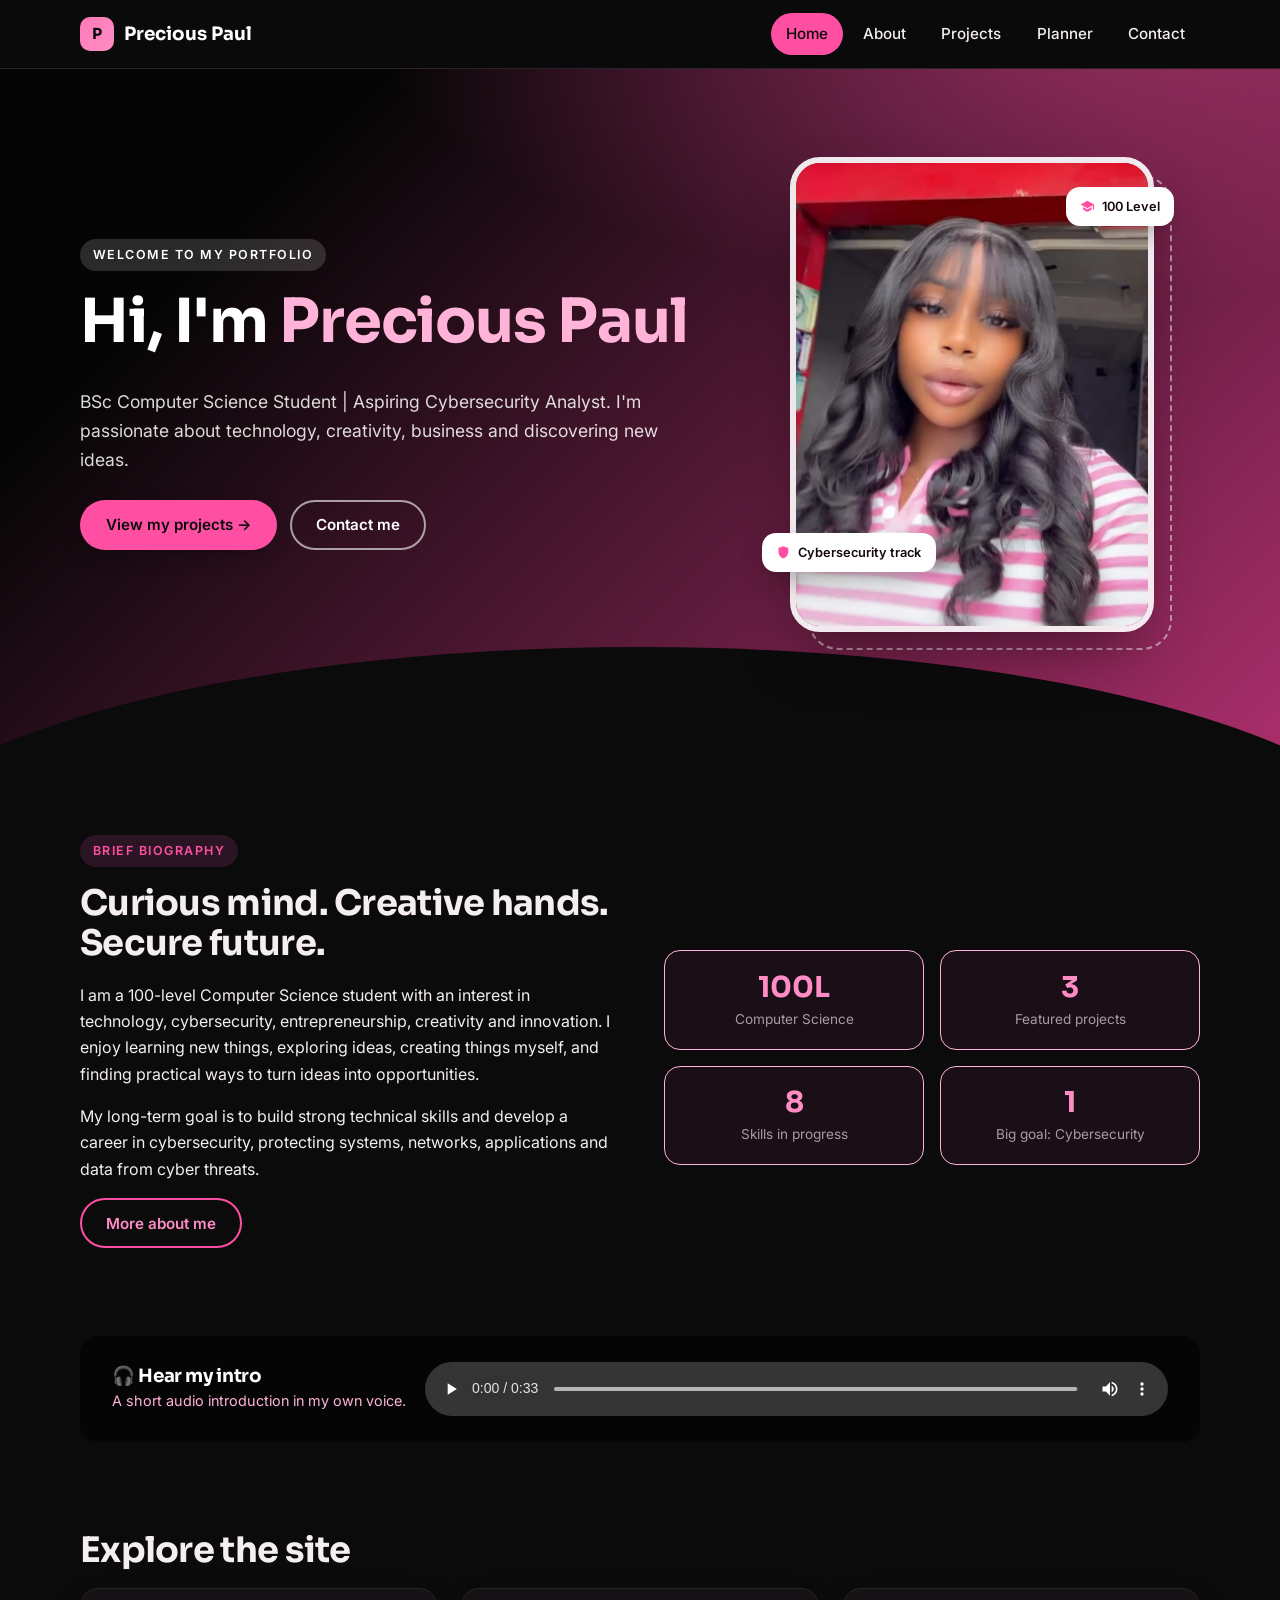
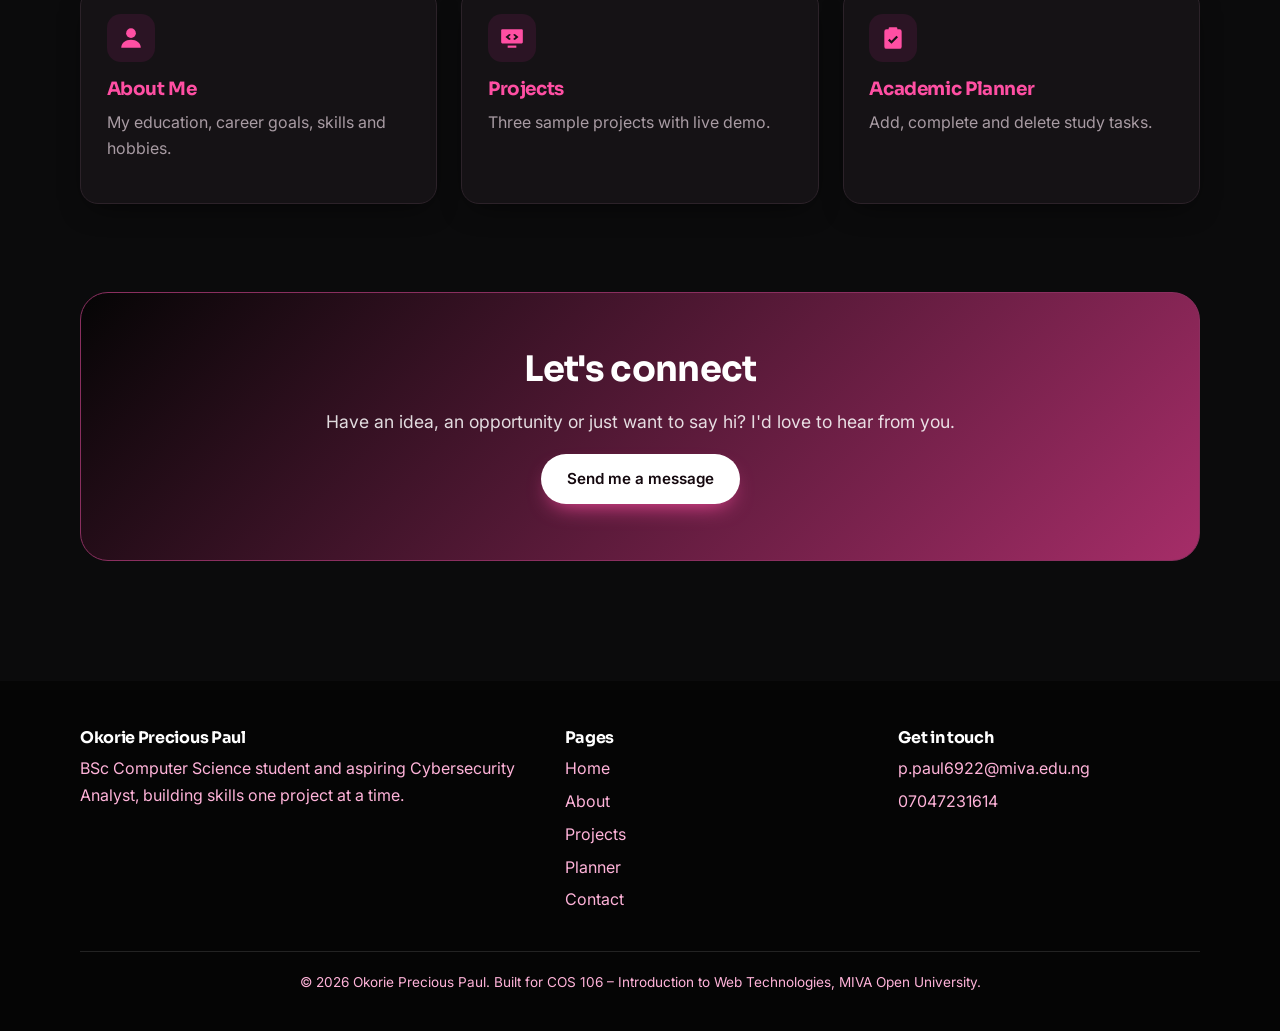
<file: index.html>
<!DOCTYPE html>
<html lang="en">
<head>
  <meta charset="UTF-8">
  <meta name="viewport" content="width=device-width, initial-scale=1.0">
  <meta name="description" content="Portfolio of Precious Paul, BSc Computer Science student and aspiring Cybersecurity Analyst.">
  <meta name="theme-color" content="#ff4fa3">
  <title>Home | Precious Paul</title>
  <link rel="preconnect" href="https://fonts.googleapis.com">
  <link rel="preconnect" href="https://fonts.gstatic.com" crossorigin>
  <link href="https://fonts.googleapis.com/css2?family=Inter:wght@400;500;600&family=Sora:wght@600;700&display=swap" rel="stylesheet">
  <link rel="stylesheet" href="css/style.css">
</head>
<body>
  <a class="skip-link" href="#main">Skip to content</a>
  <header class="site-header">
    <nav class="container nav" aria-label="Main navigation">
      <a class="brand" href="index.html"><span class="brand-mark">P</span> Precious Paul</a>
      <button class="menu-toggle" aria-label="Toggle menu" aria-expanded="false">☰</button>
      <ul class="nav-links">
          <li><a href="index.html" aria-current="page">Home</a></li>
          <li><a href="about.html">About</a></li>
          <li><a href="projects.html">Projects</a></li>
          <li><a href="planner.html">Planner</a></li>
          <li><a href="contact.html">Contact</a></li>
      </ul>
    </nav>
  </header>

  <main id="main">
    <section class="hero" aria-labelledby="hero-title">
      <div class="container hero-grid">
        <div>
          <span class="eyebrow">Welcome to my portfolio</span>
          <h1 id="hero-title">Hi, I'm <span>Precious Paul</span></h1>
          <p class="lead">BSc Computer Science Student | Aspiring Cybersecurity Analyst. I'm passionate about technology, creativity, business and discovering new ideas.</p>
          <div class="hero-actions">
            <a class="btn btn-primary" href="projects.html">View my projects →</a>
            <a class="btn btn-ghost" href="contact.html">Contact me</a>
          </div>
        </div>
        <figure class="portrait" style="margin:0">
          <img src="images/precious.jpg" alt="Portrait of Precious Paul smiling in a pink striped top" width="380" height="475">
          <span class="badge b1"><svg class="ico" viewBox="0 0 24 24" fill="currentColor" aria-hidden="true"><path d="M12 2 4 5v6c0 5 3.4 9.4 8 11 4.6-1.6 8-6 8-11V5z"/></svg>Cybersecurity track</span>
          <span class="badge b2"><svg class="ico" viewBox="0 0 24 24" fill="currentColor" aria-hidden="true"><path d="M12 3 1 9l11 6 9-4.9V17h2V9z"/><path d="M5 13.2v4L12 21l7-3.8v-4L12 17z"/></svg>100 Level</span>
        </figure>
      </div>
    </section>

    <section class="section" aria-labelledby="bio-title">
      <div class="container split reveal">
        <div>
          <span class="eyebrow">Brief biography</span>
          <h2 id="bio-title">Curious mind. Creative hands. Secure future.</h2>
          <p>I am a 100-level Computer Science student with an interest in technology, cybersecurity, entrepreneurship, creativity and innovation. I enjoy learning new things, exploring ideas, creating things myself, and finding practical ways to turn ideas into opportunities.</p>
          <p>My long-term goal is to build strong technical skills and develop a career in cybersecurity, protecting systems, networks, applications and data from cyber threats.</p>
          <a class="btn btn-ghost" href="about.html">More about me</a>
        </div>
        <div>
          <div class="stats">
            <div class="stat"><strong>100L</strong><span>Computer Science</span></div>
            <div class="stat"><strong>3</strong><span>Featured projects</span></div>
            <div class="stat"><strong>8</strong><span>Skills in progress</span></div>
            <div class="stat"><strong>1</strong><span>Big goal: Cybersecurity</span></div>
          </div>
        </div>
      </div>
    </section>

    <section class="section" style="padding-top:0" aria-labelledby="intro-title">
      <div class="container reveal">
        <div class="audio-card">
          <div>
            <h3 id="intro-title">🎧 Hear my intro</h3>
            <p>A short audio introduction in my own voice.</p>
          </div>
          <audio controls preload="metadata">
            <source src="audio/my_intro.mp3" type="audio/mpeg">
            <source src="audio/my_intro.ogg" type="audio/ogg; codecs=opus">
            Your browser does not support the audio element.
          </audio>
        </div>
      </div>
    </section>

    <section class="section" style="padding-top:0" aria-labelledby="explore-title">
      <div class="container">
        <h2 id="explore-title" class="reveal">Explore the site</h2>
        <div class="grid grid-3">
          <a class="card reveal" href="about.html"><div class="icon-box"><svg viewBox="0 0 24 24" width="26" height="26" fill="currentColor" aria-hidden="true"><circle cx="12" cy="7.5" r="4.5"/><path d="M3 21c0-4.6 4-7.5 9-7.5s9 2.9 9 7.5z"/></svg></div><h3>About Me</h3><p>My education, career goals, skills and hobbies.</p></a>
          <a class="card reveal" href="projects.html"><div class="icon-box"><svg viewBox="0 0 24 24" width="26" height="26" fill="currentColor" aria-hidden="true"><path d="M3 4h18a1 1 0 0 1 1 1v11a1 1 0 0 1-1 1H3a1 1 0 0 1-1-1V5a1 1 0 0 1 1-1zm0 0"/><path d="M8 19h8v2H8z"/><path fill="#1a0f16" d="M9.4 8.2 11 9.1 8.6 11l2.4 1.9-1.6.9L6 11zm5.2 0L18 11l-3.4 2.8-1.6-.9 2.4-1.9L13 9.1z"/></svg></div><h3>Projects</h3><p>Three sample projects with live demo.</p></a>
          <a class="card reveal" href="planner.html"><div class="icon-box"><svg viewBox="0 0 24 24" width="26" height="26" fill="currentColor" aria-hidden="true"><path d="M9 2h6a1 1 0 0 1 1 1v1h2a2 2 0 0 1 2 2v14a2 2 0 0 1-2 2H6a2 2 0 0 1-2-2V6a2 2 0 0 1 2-2h2V3a1 1 0 0 1 1-1z"/><path fill="#1a0f16" d="M10.6 17.4 7.4 14.2l1.4-1.4 1.8 1.8 4.6-4.6 1.4 1.4z"/></svg></div><h3>Academic Planner</h3><p>Add, complete and delete study tasks.</p></a>
        </div>
      </div>
    </section>

    <section class="section" style="padding-top:0">
      <div class="container">
        <div class="cta reveal">
          <h2>Let's connect</h2>
          <p class="lead">Have an idea, an opportunity or just want to say hi? I'd love to hear from you.</p>
          <a class="btn btn-primary" href="contact.html">Send me a message</a>
        </div>
      </div>
    </section>
  </main>

  <footer class="site-footer">
    <div class="container">
      <div class="footer-grid">
        <div>
          <h3>Okorie Precious Paul</h3>
          <p>BSc Computer Science student and aspiring Cybersecurity Analyst, building skills one project at a time.</p>
        </div>
        <nav aria-label="Footer navigation">
          <h3>Pages</h3>
          <ul>
            <li><a href="index.html">Home</a></li>
            <li><a href="about.html">About</a></li>
            <li><a href="projects.html">Projects</a></li>
            <li><a href="planner.html">Planner</a></li>
            <li><a href="contact.html">Contact</a></li>
          </ul>
        </nav>
        <div>
          <h3>Get in touch</h3>
          <ul>
            <li><a href="mailto:p.paul6922@miva.edu.ng">p.paul6922@miva.edu.ng</a></li>
            <li><a href="tel:+2347047231614">07047231614</a></li>
          </ul>
        </div>
      </div>
      <p class="copyright">© <span data-year>2026</span> Okorie Precious Paul. Built for COS 106 – Introduction to Web Technologies, MIVA Open University.</p>
    </div>
  </footer>
  <script src="js/main.js"></script>
</body>
</html>
</file>
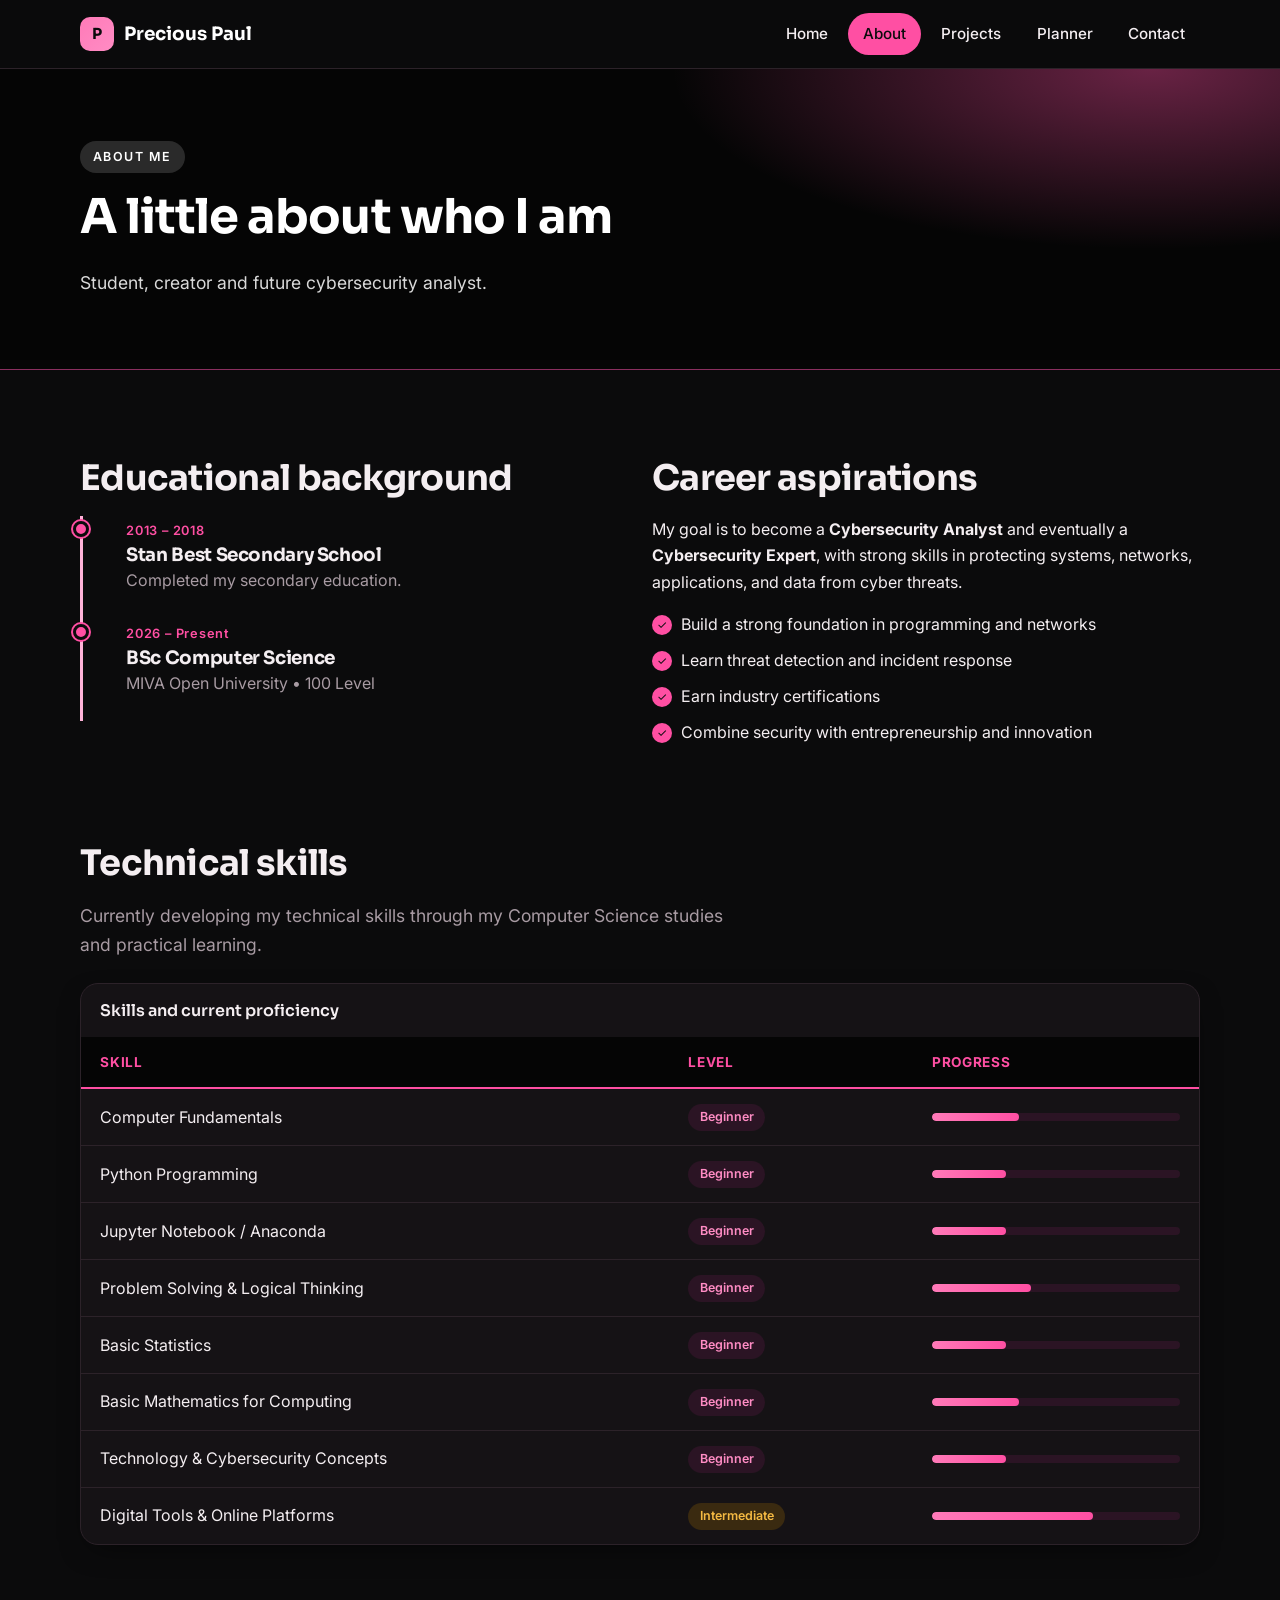
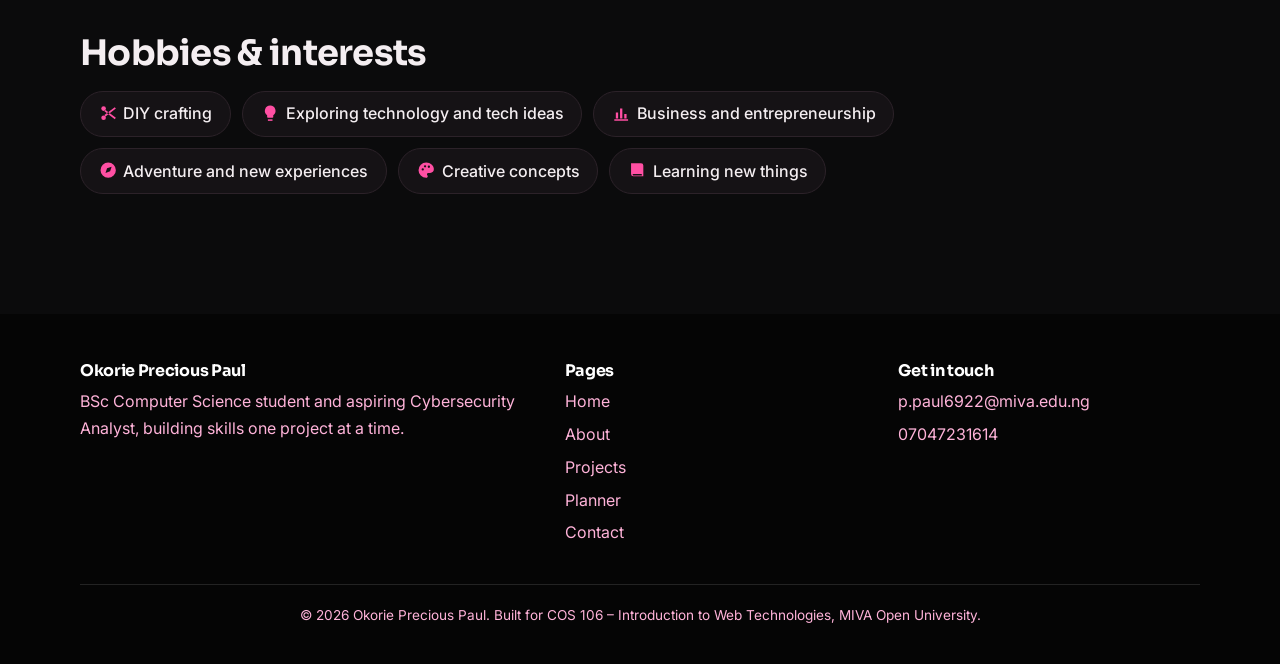
<file: about.html>
<!DOCTYPE html>
<html lang="en">
<head>
  <meta charset="UTF-8">
  <meta name="viewport" content="width=device-width, initial-scale=1.0">
  <meta name="description" content="Education, career goals, skills and hobbies of Precious Paul.">
  <meta name="theme-color" content="#ff4fa3">
  <title>About Me | Precious Paul</title>
  <link rel="preconnect" href="https://fonts.googleapis.com">
  <link rel="preconnect" href="https://fonts.gstatic.com" crossorigin>
  <link href="https://fonts.googleapis.com/css2?family=Inter:wght@400;500;600&family=Sora:wght@600;700&display=swap" rel="stylesheet">
  <link rel="stylesheet" href="css/style.css">
</head>
<body>
  <a class="skip-link" href="#main">Skip to content</a>
  <header class="site-header">
    <nav class="container nav" aria-label="Main navigation">
      <a class="brand" href="index.html"><span class="brand-mark">P</span> Precious Paul</a>
      <button class="menu-toggle" aria-label="Toggle menu" aria-expanded="false">☰</button>
      <ul class="nav-links">
          <li><a href="index.html">Home</a></li>
          <li><a href="about.html" aria-current="page">About</a></li>
          <li><a href="projects.html">Projects</a></li>
          <li><a href="planner.html">Planner</a></li>
          <li><a href="contact.html">Contact</a></li>
      </ul>
    </nav>
  </header>

  <main id="main">
    <section class="page-hero">
      <div class="container">
        <span class="eyebrow">About me</span>
        <h1>A little about who I am</h1>
        <p class="lead">Student, creator and future cybersecurity analyst.</p>
      </div>
    </section>

    <section class="section" aria-labelledby="edu-title">
      <div class="container grid grid-2" style="align-items:start">
        <div class="reveal">
          <h2 id="edu-title">Educational background</h2>
          <ol class="timeline">
            <li><time datetime="2013/2018">2013 – 2018</time><h3>Stan Best Secondary School</h3><p>Completed my secondary education.</p></li>
            <li><time datetime="2026">2026 – Present</time><h3>BSc Computer Science</h3><p>MIVA Open University • 100 Level</p></li>
          </ol>
        </div>
        <div class="reveal">
          <h2>Career aspirations</h2>
          <p>My goal is to become a <strong>Cybersecurity Analyst</strong> and eventually a <strong>Cybersecurity Expert</strong>, with strong skills in protecting systems, networks, applications, and data from cyber threats.</p>
          <ul class="check-list">
            <li>Build a strong foundation in programming and networks</li>
            <li>Learn threat detection and incident response</li>
            <li>Earn industry certifications</li>
            <li>Combine security with entrepreneurship and innovation</li>
          </ul>
        </div>
      </div>
    </section>

    <section class="section" style="padding-top:0" aria-labelledby="skills-title">
      <div class="container reveal">
        <h2 id="skills-title">Technical skills</h2>
        <p class="lead" style="margin-bottom:1.5rem">Currently developing my technical skills through my Computer Science studies and practical learning.</p>
        <div class="table-wrap">
          <table>
            <caption>Skills and current proficiency</caption>
            <thead><tr><th scope="col">Skill</th><th scope="col">Level</th><th scope="col">Progress</th></tr></thead>
            <tbody>
            <tr><td>Computer Fundamentals</td><td><span class="level beginner">Beginner</span></td><td><div class="bar" role="img" aria-label="Computer Fundamentals: Beginner"><i data-level="35"></i></div></td></tr>
            <tr><td>Python Programming</td><td><span class="level beginner">Beginner</span></td><td><div class="bar" role="img" aria-label="Python Programming: Beginner"><i data-level="30"></i></div></td></tr>
            <tr><td>Jupyter Notebook / Anaconda</td><td><span class="level beginner">Beginner</span></td><td><div class="bar" role="img" aria-label="Jupyter Notebook / Anaconda: Beginner"><i data-level="30"></i></div></td></tr>
            <tr><td>Problem Solving & Logical Thinking</td><td><span class="level beginner">Beginner</span></td><td><div class="bar" role="img" aria-label="Problem Solving & Logical Thinking: Beginner"><i data-level="40"></i></div></td></tr>
            <tr><td>Basic Statistics</td><td><span class="level beginner">Beginner</span></td><td><div class="bar" role="img" aria-label="Basic Statistics: Beginner"><i data-level="30"></i></div></td></tr>
            <tr><td>Basic Mathematics for Computing</td><td><span class="level beginner">Beginner</span></td><td><div class="bar" role="img" aria-label="Basic Mathematics for Computing: Beginner"><i data-level="35"></i></div></td></tr>
            <tr><td>Technology & Cybersecurity Concepts</td><td><span class="level beginner">Beginner</span></td><td><div class="bar" role="img" aria-label="Technology & Cybersecurity Concepts: Beginner"><i data-level="30"></i></div></td></tr>
            <tr><td>Digital Tools & Online Platforms</td><td><span class="level intermediate">Intermediate</span></td><td><div class="bar" role="img" aria-label="Digital Tools & Online Platforms: Intermediate"><i data-level="65"></i></div></td></tr>
            </tbody>
          </table>
        </div>
      </div>
    </section>

    <section class="section" style="padding-top:0" aria-labelledby="hobby-title">
      <div class="container reveal">
        <h2 id="hobby-title">Hobbies &amp; interests</h2>
        <ul class="chips">
          <li><svg class="ico" viewBox="0 0 24 24" fill="currentColor" aria-hidden="true"><circle cx="6" cy="6" r="3"/><circle cx="6" cy="18" r="3"/><path d="M8.5 7.8 22 18l-1.4 1.8L7 9.6zM8.5 16.2 22 6l-1.4-1.8L7 14.4z"/></svg>DIY crafting</li><li><svg class="ico" viewBox="0 0 24 24" fill="currentColor" aria-hidden="true"><path d="M12 2a7 7 0 0 0-4 12.7V17a1 1 0 0 0 1 1h6a1 1 0 0 0 1-1v-2.3A7 7 0 0 0 12 2z"/><path d="M9 20h6v2H9z"/></svg>Exploring technology and tech ideas</li><li><svg class="ico" viewBox="0 0 24 24" fill="currentColor" aria-hidden="true"><path d="M3 20h18v2H3zM5 11h3v8H5zM10.5 6h3v13h-3zM16 13h3v6h-3z"/></svg>Business and entrepreneurship</li>
          <li><svg class="ico" viewBox="0 0 24 24" fill="currentColor" aria-hidden="true"><path fill-rule="evenodd" d="M12 2a10 10 0 1 0 0 20 10 10 0 0 0 0-20zm4.5 5.5-2 6-6 2 2-6z"/></svg>Adventure and new experiences</li><li><svg class="ico" viewBox="0 0 24 24" fill="currentColor" aria-hidden="true"><path d="M12 2a10 10 0 0 0 0 20c1.4 0 2-1 2-2 0-.6-.3-1.1-.6-1.5-.3-.4-.4-.8-.4-1.2 0-1 .8-1.8 1.8-1.8H17a5 5 0 0 0 5-5C22 6 17.5 2 12 2z"/><circle fill="#1a0f16" cx="7.5" cy="11" r="1.5"/><circle fill="#1a0f16" cx="10.5" cy="7" r="1.5"/><circle fill="#1a0f16" cx="15.5" cy="7.5" r="1.5"/></svg>Creative concepts</li><li><svg class="ico" viewBox="0 0 24 24" fill="currentColor" aria-hidden="true"><path d="M4 3h13a3 3 0 0 1 3 3v14H7a3 3 0 0 1-3-3zm3 14a1 1 0 0 0 0 2h11v-2z"/></svg>Learning new things</li>
        </ul>
      </div>
    </section>
  </main>

  <footer class="site-footer">
    <div class="container">
      <div class="footer-grid">
        <div>
          <h3>Okorie Precious Paul</h3>
          <p>BSc Computer Science student and aspiring Cybersecurity Analyst, building skills one project at a time.</p>
        </div>
        <nav aria-label="Footer navigation">
          <h3>Pages</h3>
          <ul>
            <li><a href="index.html">Home</a></li>
            <li><a href="about.html">About</a></li>
            <li><a href="projects.html">Projects</a></li>
            <li><a href="planner.html">Planner</a></li>
            <li><a href="contact.html">Contact</a></li>
          </ul>
        </nav>
        <div>
          <h3>Get in touch</h3>
          <ul>
            <li><a href="mailto:p.paul6922@miva.edu.ng">p.paul6922@miva.edu.ng</a></li>
            <li><a href="tel:+2347047231614">07047231614</a></li>
          </ul>
        </div>
      </div>
      <p class="copyright">© <span data-year>2026</span> Okorie Precious Paul. Built for COS 106 – Introduction to Web Technologies, MIVA Open University.</p>
    </div>
  </footer>
  <script src="js/main.js"></script>
</body>
</html>
</file>
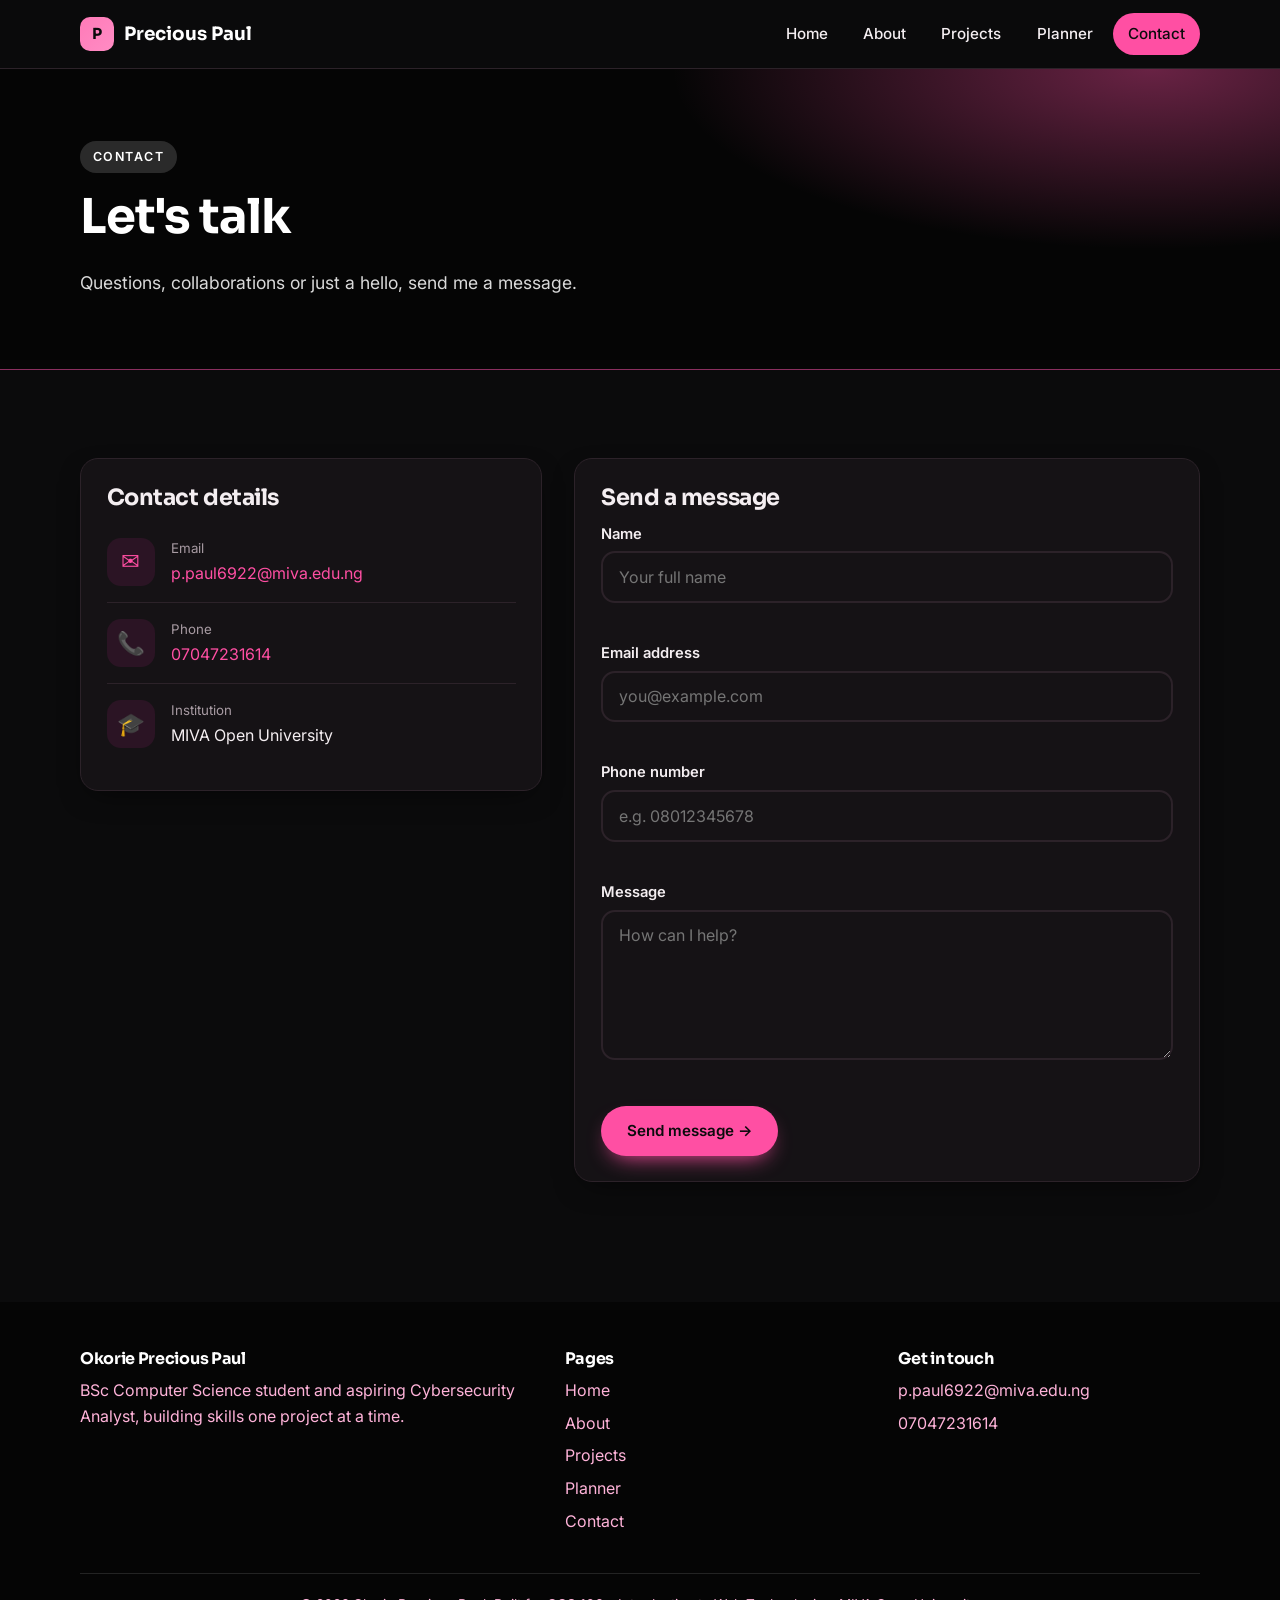
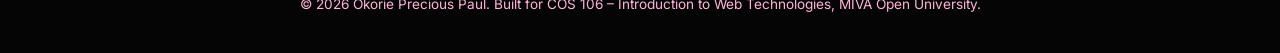
<file: contact.html>
<!DOCTYPE html>
<html lang="en">
<head>
  <meta charset="UTF-8">
  <meta name="viewport" content="width=device-width, initial-scale=1.0">
  <meta name="description" content="Contact Precious Paul.">
  <meta name="theme-color" content="#ff4fa3">
  <title>Contact | Precious Paul</title>
  <link rel="preconnect" href="https://fonts.googleapis.com">
  <link rel="preconnect" href="https://fonts.gstatic.com" crossorigin>
  <link href="https://fonts.googleapis.com/css2?family=Inter:wght@400;500;600&family=Sora:wght@600;700&display=swap" rel="stylesheet">
  <link rel="stylesheet" href="css/style.css">
</head>
<body>
  <a class="skip-link" href="#main">Skip to content</a>
  <header class="site-header">
    <nav class="container nav" aria-label="Main navigation">
      <a class="brand" href="index.html"><span class="brand-mark">P</span> Precious Paul</a>
      <button class="menu-toggle" aria-label="Toggle menu" aria-expanded="false">☰</button>
      <ul class="nav-links">
          <li><a href="index.html">Home</a></li>
          <li><a href="about.html">About</a></li>
          <li><a href="projects.html">Projects</a></li>
          <li><a href="planner.html">Planner</a></li>
          <li><a href="contact.html" aria-current="page">Contact</a></li>
      </ul>
    </nav>
  </header>

  <main id="main">
    <section class="page-hero">
      <div class="container">
        <span class="eyebrow">Contact</span>
        <h1>Let's talk</h1>
        <p class="lead">Questions, collaborations or just a hello, send me a message.</p>
      </div>
    </section>

    <section class="section">
      <div class="container contact-grid">
        <aside class="card reveal" aria-label="Contact details">
          <h2 style="font-size:1.4rem">Contact details</h2>
          <ul class="contact-list">
            <li><span class="icon-box">✉️</span><div><small>Email</small><a href="mailto:p.paul6922@miva.edu.ng">p.paul6922@miva.edu.ng</a></div></li>
            <li><span class="icon-box">📞</span><div><small>Phone</small><a href="tel:+2347047231614">07047231614</a></div></li>
            <li><span class="icon-box">🎓</span><div><small>Institution</small>MIVA Open University</div></li>
          </ul>
        </aside>

        <form id="contact-form" class="card reveal" novalidate>
          <h2 style="font-size:1.4rem">Send a message</h2>
          <div class="field">
            <label for="name">Name</label>
            <input type="text" id="name" name="name" autocomplete="name" placeholder="Your full name">
            <p class="error" aria-live="polite"></p>
          </div>
          <div class="field">
            <label for="email">Email address</label>
            <input type="email" id="email" name="email" autocomplete="email" placeholder="you@example.com">
            <p class="error" aria-live="polite"></p>
          </div>
          <div class="field">
            <label for="phone">Phone number</label>
            <input type="tel" id="phone" name="phone" autocomplete="tel" inputmode="numeric" placeholder="e.g. 08012345678">
            <p class="error" aria-live="polite"></p>
          </div>
          <div class="field">
            <label for="message">Message</label>
            <textarea id="message" name="message" placeholder="How can I help?"></textarea>
            <p class="error" aria-live="polite"></p>
          </div>
          <button class="btn btn-primary" type="submit">Send message →</button>
          <p id="form-status" class="form-status" role="status"></p>
        </form>
      </div>
    </section>
  </main>

  <footer class="site-footer">
    <div class="container">
      <div class="footer-grid">
        <div>
          <h3>Okorie Precious Paul</h3>
          <p>BSc Computer Science student and aspiring Cybersecurity Analyst, building skills one project at a time.</p>
        </div>
        <nav aria-label="Footer navigation">
          <h3>Pages</h3>
          <ul>
            <li><a href="index.html">Home</a></li>
            <li><a href="about.html">About</a></li>
            <li><a href="projects.html">Projects</a></li>
            <li><a href="planner.html">Planner</a></li>
            <li><a href="contact.html">Contact</a></li>
          </ul>
        </nav>
        <div>
          <h3>Get in touch</h3>
          <ul>
            <li><a href="mailto:p.paul6922@miva.edu.ng">p.paul6922@miva.edu.ng</a></li>
            <li><a href="tel:+2347047231614">07047231614</a></li>
          </ul>
        </div>
      </div>
      <p class="copyright">© <span data-year>2026</span> Okorie Precious Paul. Built for COS 106 – Introduction to Web Technologies, MIVA Open University.</p>
    </div>
  </footer>
  <script src="js/main.js"></script>
  <script src="js/contact.js"></script>
</body>
</html>
</file>
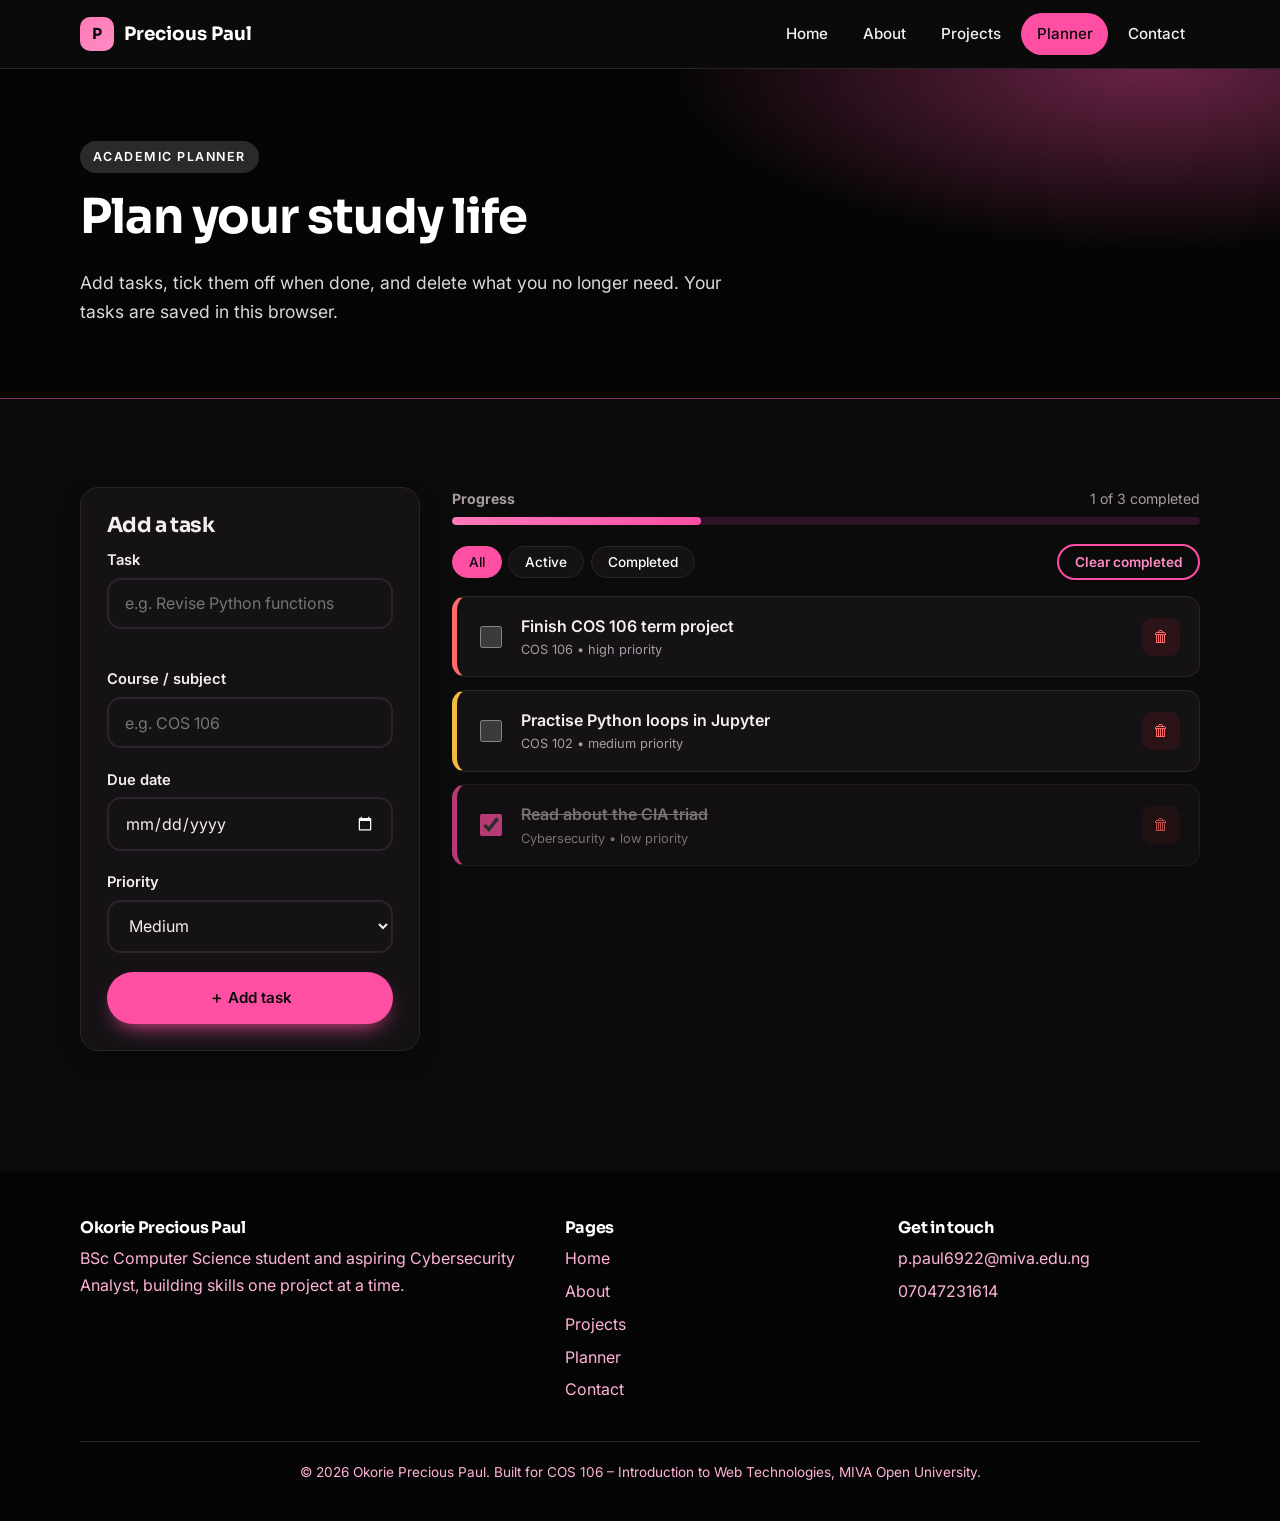
<file: planner.html>
<!DOCTYPE html>
<html lang="en">
<head>
  <meta charset="UTF-8">
  <meta name="viewport" content="width=device-width, initial-scale=1.0">
  <meta name="description" content="Interactive academic task planner.">
  <meta name="theme-color" content="#ff4fa3">
  <title>Academic Planner | Precious Paul</title>
  <link rel="preconnect" href="https://fonts.googleapis.com">
  <link rel="preconnect" href="https://fonts.gstatic.com" crossorigin>
  <link href="https://fonts.googleapis.com/css2?family=Inter:wght@400;500;600&family=Sora:wght@600;700&display=swap" rel="stylesheet">
  <link rel="stylesheet" href="css/style.css">
</head>
<body>
  <a class="skip-link" href="#main">Skip to content</a>
  <header class="site-header">
    <nav class="container nav" aria-label="Main navigation">
      <a class="brand" href="index.html"><span class="brand-mark">P</span> Precious Paul</a>
      <button class="menu-toggle" aria-label="Toggle menu" aria-expanded="false">☰</button>
      <ul class="nav-links">
          <li><a href="index.html">Home</a></li>
          <li><a href="about.html">About</a></li>
          <li><a href="projects.html">Projects</a></li>
          <li><a href="planner.html" aria-current="page">Planner</a></li>
          <li><a href="contact.html">Contact</a></li>
      </ul>
    </nav>
  </header>

  <main id="main">
    <section class="page-hero">
      <div class="container">
        <span class="eyebrow">Academic planner</span>
        <h1>Plan your study life</h1>
        <p class="lead">Add tasks, tick them off when done, and delete what you no longer need. Your tasks are saved in this browser.</p>
      </div>
    </section>

    <section class="section">
      <div class="container planner-grid">
        <form id="task-form" class="card planner-form" novalidate>
          <h2 style="font-size:1.3rem">Add a task</h2>
          <div class="field">
            <label for="task-title">Task</label>
            <input type="text" id="task-title" placeholder="e.g. Revise Python functions" maxlength="120">
            <p class="error" id="task-error" aria-live="polite"></p>
          </div>
          <div class="field">
            <label for="task-course">Course / subject</label>
            <input type="text" id="task-course" placeholder="e.g. COS 106" maxlength="40">
          </div>
          <div class="field">
            <label for="task-due">Due date</label>
            <input type="date" id="task-due">
          </div>
          <div class="field">
            <label for="task-priority">Priority</label>
            <select id="task-priority">
              <option value="low">Low</option>
              <option value="medium" selected>Medium</option>
              <option value="high">High</option>
            </select>
          </div>
          <button class="btn btn-primary" type="submit" style="width:100%;justify-content:center">＋ Add task</button>
        </form>

        <section aria-label="Your tasks">
          <div class="progress">
            <div class="progress-head"><strong>Progress</strong><span id="progress-count">0 of 0 completed</span></div>
            <div class="bar"><i id="progress-bar" style="width:0"></i></div>
          </div>
          <div class="planner-top">
            <div class="filters" role="group" aria-label="Filter tasks">
              <button type="button" data-filter="all" class="active">All</button>
              <button type="button" data-filter="active">Active</button>
              <button type="button" data-filter="done">Completed</button>
            </div>
            <button type="button" id="clear-done" class="btn btn-ghost btn-sm">Clear completed</button>
          </div>
          <ul id="task-list" class="task-list"></ul>
          <p id="empty" class="empty" hidden>🎉 Nothing here yet. Add a task to get started!</p>
        </section>
      </div>
    </section>
  </main>

  <footer class="site-footer">
    <div class="container">
      <div class="footer-grid">
        <div>
          <h3>Okorie Precious Paul</h3>
          <p>BSc Computer Science student and aspiring Cybersecurity Analyst, building skills one project at a time.</p>
        </div>
        <nav aria-label="Footer navigation">
          <h3>Pages</h3>
          <ul>
            <li><a href="index.html">Home</a></li>
            <li><a href="about.html">About</a></li>
            <li><a href="projects.html">Projects</a></li>
            <li><a href="planner.html">Planner</a></li>
            <li><a href="contact.html">Contact</a></li>
          </ul>
        </nav>
        <div>
          <h3>Get in touch</h3>
          <ul>
            <li><a href="mailto:p.paul6922@miva.edu.ng">p.paul6922@miva.edu.ng</a></li>
            <li><a href="tel:+2347047231614">07047231614</a></li>
          </ul>
        </div>
      </div>
      <p class="copyright">© <span data-year>2026</span> Okorie Precious Paul. Built for COS 106 – Introduction to Web Technologies, MIVA Open University.</p>
    </div>
  </footer>
  <script src="js/main.js"></script>
  <script src="js/planner.js"></script>
</body>
</html>
</file>
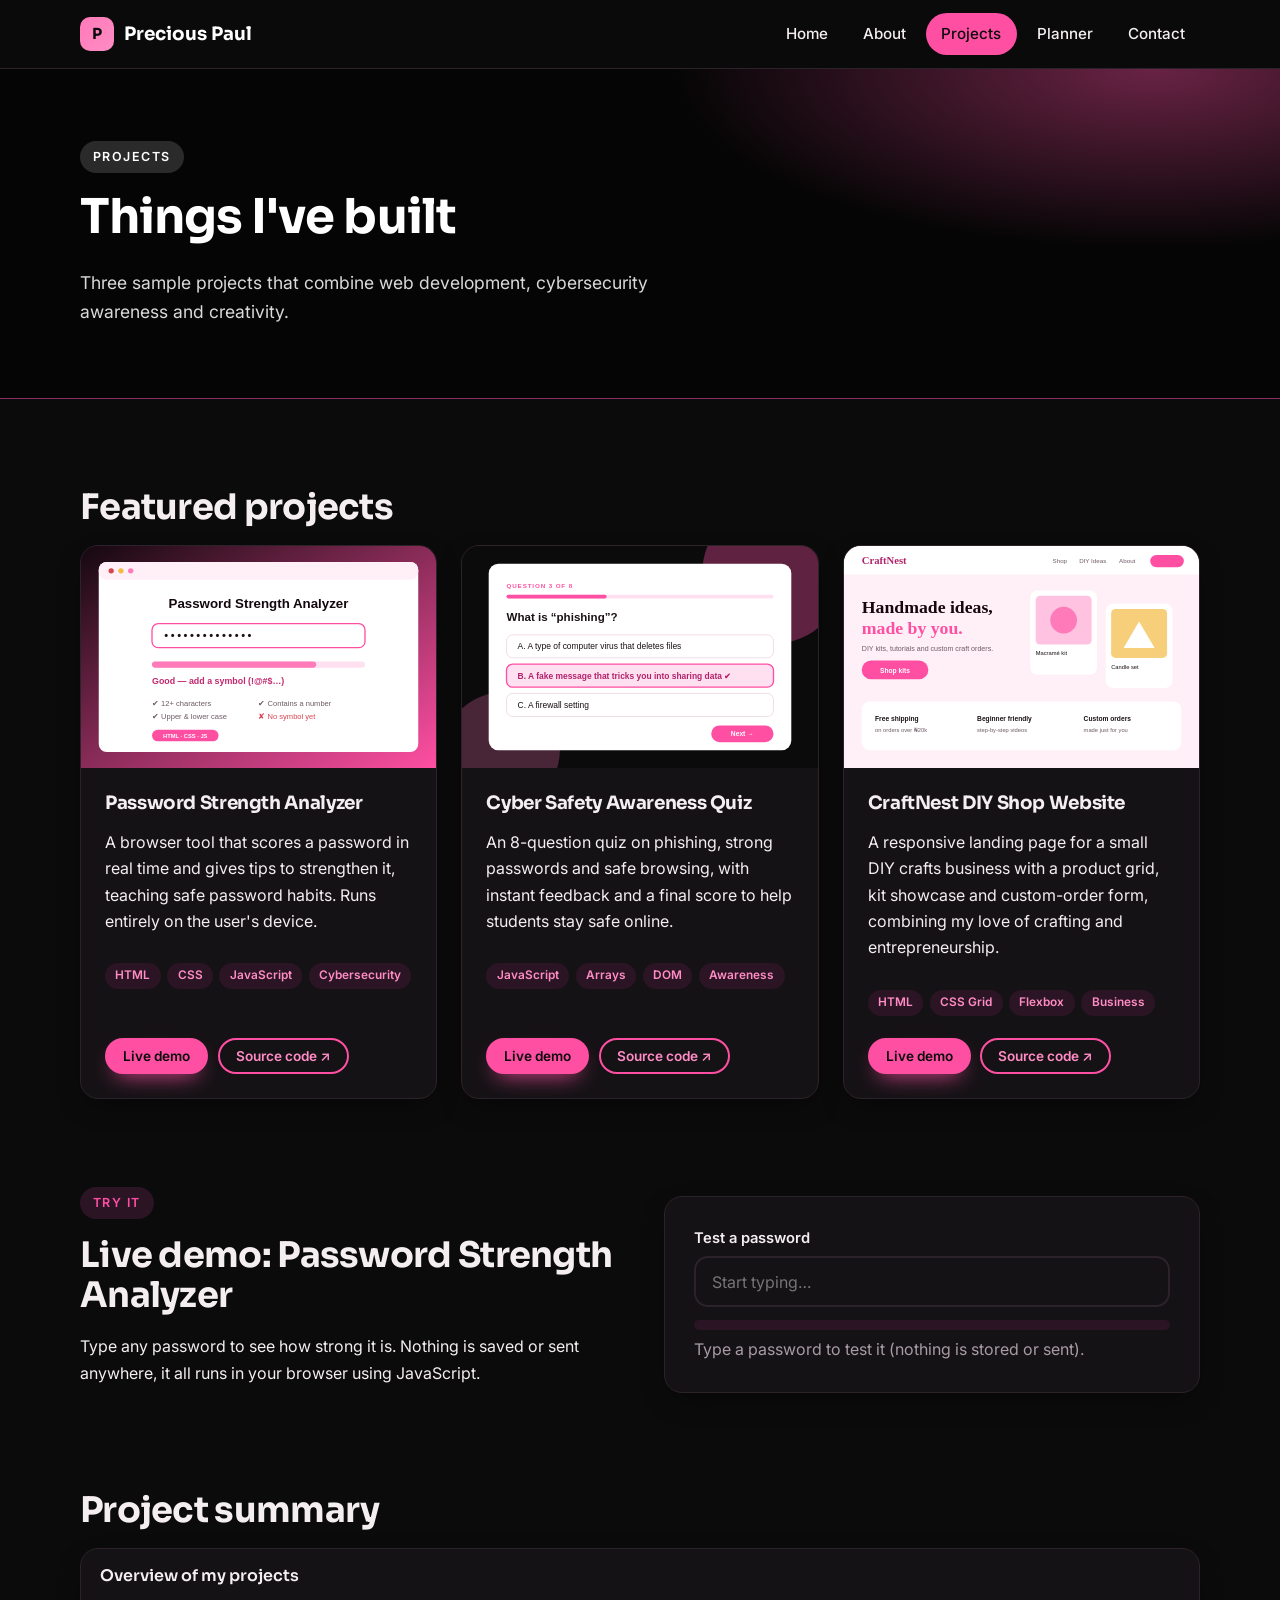
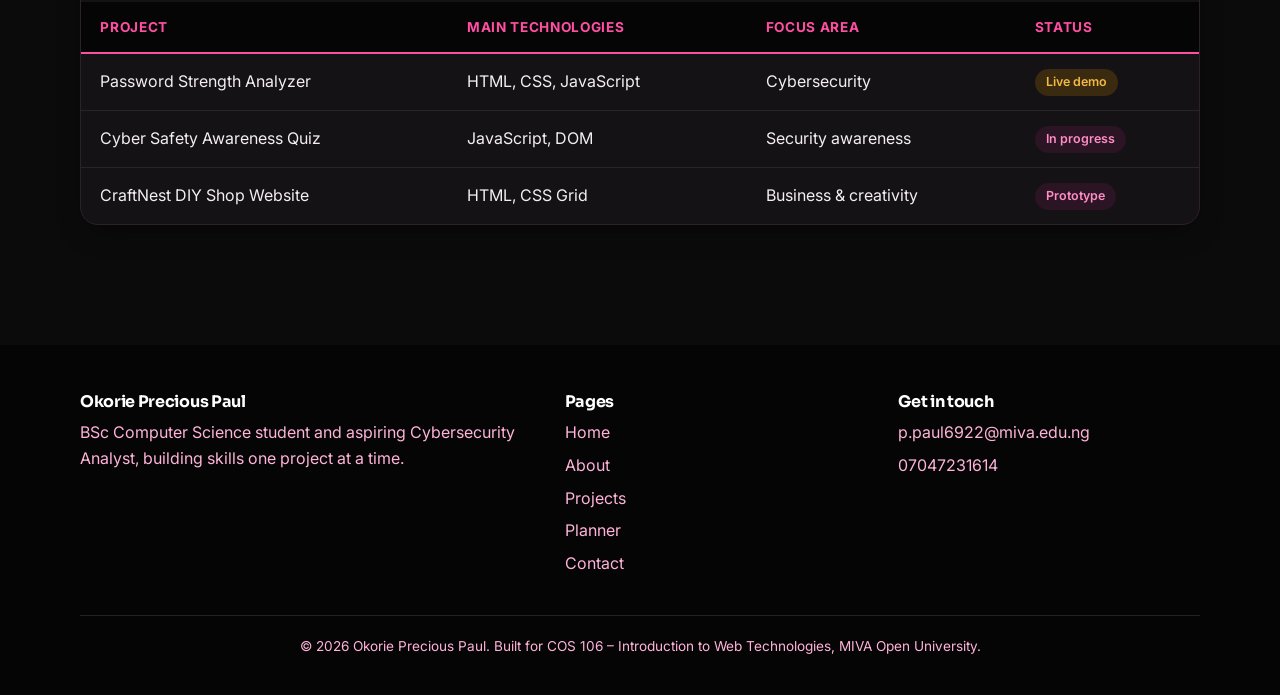
<file: projects.html>
<!DOCTYPE html>
<html lang="en">
<head>
  <meta charset="UTF-8">
  <meta name="viewport" content="width=device-width, initial-scale=1.0">
  <meta name="description" content="Sample projects by Precious Paul.">
  <meta name="theme-color" content="#ff4fa3">
  <title>Projects | Precious Paul</title>
  <link rel="preconnect" href="https://fonts.googleapis.com">
  <link rel="preconnect" href="https://fonts.gstatic.com" crossorigin>
  <link href="https://fonts.googleapis.com/css2?family=Inter:wght@400;500;600&family=Sora:wght@600;700&display=swap" rel="stylesheet">
  <link rel="stylesheet" href="css/style.css">
</head>
<body>
  <a class="skip-link" href="#main">Skip to content</a>
  <header class="site-header">
    <nav class="container nav" aria-label="Main navigation">
      <a class="brand" href="index.html"><span class="brand-mark">P</span> Precious Paul</a>
      <button class="menu-toggle" aria-label="Toggle menu" aria-expanded="false">☰</button>
      <ul class="nav-links">
          <li><a href="index.html">Home</a></li>
          <li><a href="about.html">About</a></li>
          <li><a href="projects.html" aria-current="page">Projects</a></li>
          <li><a href="planner.html">Planner</a></li>
          <li><a href="contact.html">Contact</a></li>
      </ul>
    </nav>
  </header>

  <main id="main">
    <section class="page-hero">
      <div class="container">
        <span class="eyebrow">Projects</span>
        <h1>Things I've built</h1>
        <p class="lead">Three sample projects that combine web development, cybersecurity awareness and creativity.</p>
      </div>
    </section>

    <section class="section" aria-labelledby="proj-title">
      <div class="container">
        <h2 id="proj-title" class="reveal">Featured projects</h2>
        <div class="grid grid-3">
          <article class="card project reveal">
            <div class="thumb"><img src="images/project-password.svg" alt="Screenshot of the Password Strength Analyzer showing a strength bar" loading="lazy" width="800" height="500"></div>
            <div class="body">
              <h3>Password Strength Analyzer</h3>
              <p>A browser tool that scores a password in real time and gives tips to strengthen it, teaching safe password habits. Runs entirely on the user's device.</p>
              <ul class="tags"><li>HTML</li><li>CSS</li><li>JavaScript</li><li>Cybersecurity</li></ul>
              <div class="actions">
                <a class="btn btn-primary btn-sm" href="#demo">Live demo</a>
                <a class="btn btn-ghost btn-sm" href="https://github.com/" target="_blank" rel="noopener">Source code ↗</a>
              </div>
            </div>
          </article>
          <article class="card project reveal">
            <div class="thumb"><img src="images/project-quiz.svg" alt="Screenshot of the Cyber Safety Quiz showing a phishing question" loading="lazy" width="800" height="500"></div>
            <div class="body">
              <h3>Cyber Safety Awareness Quiz</h3>
              <p>An 8-question quiz on phishing, strong passwords and safe browsing, with instant feedback and a final score to help students stay safe online.</p>
              <ul class="tags"><li>JavaScript</li><li>Arrays</li><li>DOM</li><li>Awareness</li></ul>
              <div class="actions">
                <a class="btn btn-primary btn-sm" href="#">Live demo</a>
                <a class="btn btn-ghost btn-sm" href="https://github.com/" target="_blank" rel="noopener">Source code ↗</a>
              </div>
            </div>
          </article>
          <article class="card project reveal">
            <div class="thumb"><img src="images/project-craft.svg" alt="Screenshot of the CraftNest DIY shop landing page" loading="lazy" width="800" height="500"></div>
            <div class="body">
              <h3>CraftNest DIY Shop Website</h3>
              <p>A responsive landing page for a small DIY crafts business with a product grid, kit showcase and custom-order form, combining my love of crafting and entrepreneurship.</p>
              <ul class="tags"><li>HTML</li><li>CSS Grid</li><li>Flexbox</li><li>Business</li></ul>
              <div class="actions">
                <a class="btn btn-primary btn-sm" href="#">Live demo</a>
                <a class="btn btn-ghost btn-sm" href="https://github.com/" target="_blank" rel="noopener">Source code ↗</a>
              </div>
            </div>
          </article>
        </div>
      </div>
    </section>

    <section class="section" style="padding-top:0" id="demo" aria-labelledby="demo-title">
      <div class="container split">
        <div class="reveal">
          <span class="eyebrow">Try it</span>
          <h2 id="demo-title">Live demo: Password Strength Analyzer</h2>
          <p>Type any password to see how strong it is. Nothing is saved or sent anywhere, it all runs in your browser using JavaScript.</p>
        </div>
        <div class="demo reveal">
          <label for="pw-input">Test a password</label>
          <input type="password" id="pw-input" autocomplete="off" placeholder="Start typing…">
          <div class="meter" id="pw-meter" role="presentation"><i></i></div>
          <p id="pw-feedback" aria-live="polite" style="margin:0;color:var(--muted)">Type a password to test it (nothing is stored or sent).</p>
        </div>
      </div>
    </section>

    <section class="section" style="padding-top:0" aria-labelledby="stack-title">
      <div class="container reveal">
        <h2 id="stack-title">Project summary</h2>
        <div class="table-wrap">
          <table>
            <caption>Overview of my projects</caption>
            <thead><tr><th scope="col">Project</th><th scope="col">Main technologies</th><th scope="col">Focus area</th><th scope="col">Status</th></tr></thead>
            <tbody>
              <tr><td>Password Strength Analyzer</td><td>HTML, CSS, JavaScript</td><td>Cybersecurity</td><td><span class="level intermediate">Live demo</span></td></tr>
              <tr><td>Cyber Safety Awareness Quiz</td><td>JavaScript, DOM</td><td>Security awareness</td><td><span class="level beginner">In progress</span></td></tr>
              <tr><td>CraftNest DIY Shop Website</td><td>HTML, CSS Grid</td><td>Business &amp; creativity</td><td><span class="level beginner">Prototype</span></td></tr>
            </tbody>
          </table>
        </div>
      </div>
    </section>
  </main>

  <footer class="site-footer">
    <div class="container">
      <div class="footer-grid">
        <div>
          <h3>Okorie Precious Paul</h3>
          <p>BSc Computer Science student and aspiring Cybersecurity Analyst, building skills one project at a time.</p>
        </div>
        <nav aria-label="Footer navigation">
          <h3>Pages</h3>
          <ul>
            <li><a href="index.html">Home</a></li>
            <li><a href="about.html">About</a></li>
            <li><a href="projects.html">Projects</a></li>
            <li><a href="planner.html">Planner</a></li>
            <li><a href="contact.html">Contact</a></li>
          </ul>
        </nav>
        <div>
          <h3>Get in touch</h3>
          <ul>
            <li><a href="mailto:p.paul6922@miva.edu.ng">p.paul6922@miva.edu.ng</a></li>
            <li><a href="tel:+2347047231614">07047231614</a></li>
          </ul>
        </div>
      </div>
      <p class="copyright">© <span data-year>2026</span> Okorie Precious Paul. Built for COS 106 – Introduction to Web Technologies, MIVA Open University.</p>
    </div>
  </footer>
  <script src="js/main.js"></script>
</body>
</html>
</file>
<file: css/style.css>
/* ==========================================================
   Precious Paul – Portfolio | External stylesheet
   Colour scheme: Sea Green
   ========================================================== */
:root {
  color-scheme: dark;
  --sea-50: #1a0f16;
  --sea-100: #2b1424;
  --sea-200: #ffb3d9;
  --sea-300: #8a2f5f;
  --sea-400: #ff7ab8;
  --sea: #ff4fa3;          /* hot pink */
  --sea-600: #e63d90;
  --sea-700: #ff8cc4;
  --sea-800: #14080e;
  --sea-900: #050505;
  --ink: #f4eef1;
  --muted: #a89ba3;
  --line: #2c2229;
  --bg: #0b0b0c;
  --card: #151215;
  --surface: #151215;
  --on-pink: #0b0b0c;
  --accent: #f4b942;
  --danger: #ff6b6b;
  --radius: 18px;
  --shadow: 0 10px 30px -12px rgba(0, 0, 0, .7);
  --font-head: "Sora", system-ui, sans-serif;
  --font-body: "Inter", system-ui, sans-serif;
}

*, *::before, *::after { box-sizing: border-box; }
html { scroll-behavior: smooth; }
body {
  margin: 0;
  font-family: var(--font-body);
  color: var(--ink);
  background: var(--bg);
  line-height: 1.65;
  -webkit-font-smoothing: antialiased;
}
img { max-width: 100%; display: block; }
a { color: var(--sea); text-decoration: none; transition: color .2s; }
a:hover { color: var(--sea-200); }
h1, h2, h3 { font-family: var(--font-head); line-height: 1.15; margin: 0 0 .5em; letter-spacing: -.02em; }
h1 { font-size: clamp(2.2rem, 5vw, 3.8rem); }
h2 { font-size: clamp(1.6rem, 3vw, 2.2rem); }
h3 { font-size: 1.15rem; }
p { margin: 0 0 1em; }
.container { width: min(1120px, 92%); margin-inline: auto; }
.section { padding: clamp(3rem, 7vw, 5.5rem) 0; }
.eyebrow {
  display: inline-block; font-size: .78rem; font-weight: 600; letter-spacing: .12em;
  text-transform: uppercase; color: var(--sea); background: var(--sea-100);
  padding: .35rem .8rem; border-radius: 99px; margin-bottom: 1rem;
}
.lead { font-size: 1.1rem; color: var(--muted); max-width: 60ch; }
.skip-link { position: absolute; left: -999px; top: 0; background: var(--sea); color: var(--on-pink); padding: .6rem 1rem; z-index: 200; }
.skip-link:focus { left: 0; }

/* ---------- Navigation ---------- */
.site-header {
  position: sticky; top: 0; z-index: 100;
  background: rgba(11, 11, 12, .85); backdrop-filter: blur(14px);
  border-bottom: 1px solid var(--line);
}
.nav { display: flex; align-items: center; justify-content: space-between; min-height: 68px; }
.brand { font-family: var(--font-head); font-weight: 700; font-size: 1.15rem; color: #fff; display: flex; align-items: center; gap: .6rem; }
.brand-mark {
  width: 34px; height: 34px; border-radius: 10px; background: linear-gradient(135deg, var(--sea-400), var(--sea-700));
  display: grid; place-items: center; color: var(--on-pink); font-weight: 700; font-size: .95rem;
}
.nav-links { display: flex; gap: .3rem; list-style: none; margin: 0; padding: 0; }
.nav-links a {
  display: block; padding: .5rem .95rem; border-radius: 99px; color: var(--ink); font-weight: 500; font-size: .95rem;
  transition: background .25s, color .25s, transform .25s;
}
.nav-links a:hover { background: var(--sea-100); color: var(--sea-700); transform: translateY(-1px); }
.nav-links a[aria-current="page"] { background: var(--sea); color: var(--on-pink); }
.menu-toggle {
  display: none; background: var(--sea); color: var(--on-pink); border: 0; width: 44px; height: 44px; border-radius: 12px;
  font-size: 1.25rem; cursor: pointer;
}

/* ---------- Buttons ---------- */
.btn {
  display: inline-flex; align-items: center; gap: .5rem; border: 2px solid transparent; cursor: pointer;
  padding: .85rem 1.5rem; border-radius: 99px; font: 600 .95rem var(--font-body);
  transition: transform .25s, box-shadow .25s, background .25s, color .25s;
}
.btn:hover { transform: translateY(-3px); }
.btn-primary { background: var(--sea); color: var(--on-pink); box-shadow: 0 10px 22px -10px var(--sea); }
.btn-primary:hover { background: var(--sea-400); color: var(--on-pink); box-shadow: 0 16px 26px -12px var(--sea); }
.btn-ghost { border-color: var(--sea); color: var(--sea-700); background: transparent; }
.btn-ghost:hover { background: var(--sea-100); color: var(--sea-200); }
.btn-sm { padding: .5rem 1rem; font-size: .85rem; }

/* ---------- Hero ---------- */
.hero {
  position: relative; overflow: hidden; color: #fff;
  background: radial-gradient(1200px 500px at 85% -10%, rgba(255, 79, 163, .4), transparent 60%),
              linear-gradient(135deg, #050505 20%, var(--sea-600) 130%);
}
.hero::after {
  content: ""; position: absolute; inset: auto -10% -120px -10%; height: 220px;
  background: var(--bg); border-radius: 50% 50% 0 0 / 100% 100% 0 0;
}
.hero-grid { display: grid; grid-template-columns: 1.15fr .85fr; gap: 3rem; align-items: center; padding: clamp(3rem, 7vw, 5.5rem) 0 clamp(5rem, 9vw, 8rem); position: relative; z-index: 1; }
.hero .eyebrow { background: rgba(255, 255, 255, .15); color: #fff; }
.hero h1 span { color: var(--sea-200); }
.hero .lead { color: rgba(255, 255, 255, .85); }
.hero-actions { display: flex; flex-wrap: wrap; gap: .8rem; margin-top: 1.6rem; }
.hero .btn-primary { background: var(--sea); color: var(--on-pink); box-shadow: 0 10px 24px -10px rgba(0, 0, 0, .4); }
.hero .btn-primary:hover { background: var(--sea-400); }
.hero .btn-ghost { border-color: rgba(255, 255, 255, .6); color: #fff; }
.hero .btn-ghost:hover { background: rgba(255, 255, 255, .15); color: #fff; }

.portrait { position: relative; justify-self: center; width: min(380px, 80%); }
.portrait img {
  width: 100%; aspect-ratio: 4/5; object-fit: cover; object-position: center 25%;
  border-radius: 30px; border: 6px solid rgba(255, 255, 255, .9); box-shadow: 0 30px 60px -20px rgba(0, 0, 0, .5);
  animation: float 6s ease-in-out infinite;
}
.portrait::before {
  content: ""; position: absolute; inset: 18px -18px -18px 18px; border-radius: 30px;
  border: 2px dashed rgba(255, 255, 255, .5); z-index: -1;
}
.badge {
  position: absolute; background: #fff; color: #14080e; border-radius: 14px; padding: .55rem .9rem;
  font-size: .8rem; font-weight: 600; box-shadow: var(--shadow); display: flex; align-items: center; gap: .45rem;
}
.badge.b1 { left: -28px; bottom: 60px; animation: float 5s ease-in-out infinite .5s; }
.badge.b2 { right: -20px; top: 30px; animation: float 7s ease-in-out infinite 1s; }
@keyframes float { 0%, 100% { transform: translateY(0); } 50% { transform: translateY(-10px); } }

/* ---------- Cards / grids ---------- */
.grid { display: grid; gap: 1.5rem; }
.grid-3 { grid-template-columns: repeat(auto-fit, minmax(260px, 1fr)); }
.grid-2 { grid-template-columns: repeat(auto-fit, minmax(320px, 1fr)); }
.card {
  background: var(--card); border: 1px solid var(--line); border-radius: var(--radius); padding: 1.6rem;
  box-shadow: var(--shadow); transition: transform .3s, box-shadow .3s, border-color .3s;
}
.card:hover { transform: translateY(-6px); border-color: var(--sea-300); box-shadow: 0 22px 40px -18px rgba(21, 63, 41, .35); }
.icon-box {
  width: 48px; height: 48px; border-radius: 14px; background: var(--sea-100); color: var(--sea);
  display: grid; place-items: center; font-size: 1.4rem; margin-bottom: 1rem;
}
.stats { display: grid; grid-template-columns: repeat(2, 1fr); gap: 1rem; margin-top: 2rem; }
.stat { background: var(--sea-50); border: 1px solid var(--sea-200); border-radius: 16px; padding: 1.1rem; text-align: center; }
.stat strong { display: block; font: 700 1.8rem var(--font-head); color: var(--sea-700); }
.stat span { font-size: .85rem; color: var(--muted); }

.audio-card { display: flex; flex-wrap: wrap; align-items: center; gap: 1.2rem; background: var(--sea-900); color: #fff; border-radius: var(--radius); padding: 1.6rem 2rem; }
.audio-card h3 { margin: 0 0 .2rem; }
.audio-card p { margin: 0; color: var(--sea-200); font-size: .9rem; }
.audio-card audio { flex: 1 1 280px; min-width: 240px; }

.split { display: grid; grid-template-columns: 1fr 1fr; gap: 3rem; align-items: center; }
.cta {
  background: linear-gradient(135deg, #050505, var(--sea-600) 140%); border: 1px solid var(--sea-300); color: #fff; border-radius: 28px;
  padding: clamp(2rem, 5vw, 3.5rem); text-align: center;
}
.cta .lead { color: rgba(255, 255, 255, .85); margin-inline: auto; }
.cta .btn-primary { background: #fff; color: #14080e; }

/* ---------- Page header (inner pages) ---------- */
.page-hero { background: radial-gradient(800px 300px at 90% 0%, rgba(255,79,163,.4), transparent 60%), #050505; border-bottom: 1px solid var(--sea-300); color: #fff; padding: clamp(2.5rem, 6vw, 4.5rem) 0; }
.page-hero .eyebrow { background: rgba(255, 255, 255, .15); color: #fff; }
.page-hero .lead { color: rgba(255, 255, 255, .85); margin: 0; }
.page-hero h1 { font-size: clamp(2rem, 4.5vw, 3rem); }

/* ---------- About ---------- */
.timeline { list-style: none; margin: 0; padding: 0 0 0 1.5rem; border-left: 3px solid var(--sea-200); }
.timeline li { position: relative; padding: 0 0 1.6rem 1.2rem; }
.timeline li::before {
  content: ""; position: absolute; left: -2.15rem; top: .3rem; width: 16px; height: 16px; border-radius: 50%;
  background: var(--sea); border: 3px solid var(--bg); box-shadow: 0 0 0 2px var(--sea);
}
.timeline time { font-size: .8rem; font-weight: 600; color: var(--sea); letter-spacing: .06em; }
.timeline h3 { margin: .1rem 0; }
.timeline p { margin: 0; color: var(--muted); }

.table-wrap { overflow-x: auto; border-radius: var(--radius); border: 1px solid var(--line); box-shadow: var(--shadow); background: var(--surface); }
table { width: 100%; border-collapse: collapse; min-width: 480px; }
caption { text-align: left; padding: 1rem 1.2rem; font: 600 1rem var(--font-head); }
th, td { padding: .85rem 1.2rem; text-align: left; border-top: 1px solid var(--line); }
thead th { background: #050505; color: var(--sea); border-bottom: 2px solid var(--sea) !important; font-size: .85rem; letter-spacing: .05em; text-transform: uppercase; border: 0; }
tbody tr { transition: background .2s; }
tbody tr:hover { background: var(--sea-50); }
.level { display: inline-block; padding: .2rem .7rem; border-radius: 99px; font-size: .78rem; font-weight: 600; }
.level.beginner { background: var(--sea-100); color: var(--sea-700); }
.level.intermediate { background: #3a2a10; color: #f4b942; }
.bar { height: 8px; background: var(--sea-100); border-radius: 99px; overflow: hidden; min-width: 120px; }
.bar > i { display: block; height: 100%; background: linear-gradient(90deg, var(--sea-400), var(--sea)); border-radius: 99px; width: 0; transition: width 1.2s ease; }

.chips { list-style: none; padding: 0; margin: 0; display: flex; flex-wrap: wrap; gap: .7rem; }
.chips li { background: var(--surface); border: 1px solid var(--line); border-radius: 99px; padding: .55rem 1.1rem; font-weight: 500; transition: .25s; }
.chips li:hover { background: var(--sea); color: var(--on-pink); border-color: var(--sea); transform: translateY(-3px); }
.check-list { list-style: none; padding: 0; margin: 0; }
.check-list li { padding-left: 1.8rem; position: relative; margin-bottom: .6rem; }
.check-list li::before { content: "✓"; position: absolute; left: 0; color: var(--on-pink); background: var(--sea); width: 20px; height: 20px; border-radius: 50%; font-size: .72rem; display: grid; place-items: center; top: .25rem; }

/* ---------- Projects ---------- */
.project { display: flex; flex-direction: column; padding: 0; overflow: hidden; }
.project img { aspect-ratio: 16/10; object-fit: cover; width: 100%; height: auto; transition: transform .5s; }
.project:hover img { transform: scale(1.05); }
.project .thumb { overflow: hidden; background: var(--sea-100); }
.project .body { padding: 1.5rem; display: flex; flex-direction: column; gap: .4rem; flex: 1; }
.tags { list-style: none; padding: 0; margin: .4rem 0 1rem; display: flex; flex-wrap: wrap; gap: .4rem; }
.tags li { font-size: .74rem; font-weight: 600; background: var(--sea-100); color: var(--sea-700); padding: .2rem .65rem; border-radius: 99px; }
.project .actions { margin-top: auto; display: flex; gap: .6rem; flex-wrap: wrap; }

.demo { background: var(--surface); border: 1px solid var(--line); border-radius: var(--radius); padding: 1.8rem; box-shadow: var(--shadow); }
.demo input[type="text"], .demo input[type="password"] { width: 100%; }
.meter { height: 10px; border-radius: 99px; background: var(--sea-100); overflow: hidden; margin: .8rem 0 .4rem; }
.meter > i { display: block; height: 100%; width: 0; background: var(--danger); transition: width .4s, background .4s; }

/* ---------- Forms ---------- */
label { display: block; font-weight: 600; margin-bottom: .35rem; font-size: .92rem; }
input[type="text"], input[type="email"], input[type="tel"], input[type="password"], input[type="date"], select, textarea {
  width: 100%; padding: .85rem 1rem; border: 2px solid var(--line); border-radius: 14px; background: var(--surface);
  font: 1rem var(--font-body); color: var(--ink); transition: border-color .2s, box-shadow .2s;
}
input:focus, select:focus, textarea:focus { outline: none; border-color: var(--sea); box-shadow: 0 0 0 4px rgba(255, 79, 163, .22); }
textarea { min-height: 150px; resize: vertical; }
.field { margin-bottom: 1.2rem; }
.field.invalid input, .field.invalid textarea { border-color: var(--danger); }
.error { color: var(--danger); font-size: .82rem; margin: .3rem 0 0; min-height: 1.1em; }
.form-status { margin-top: 1rem; padding: 1rem 1.2rem; border-radius: 14px; display: none; font-weight: 500; }
.form-status.show { display: block; animation: pop .4s ease; }
.form-status.ok { background: var(--sea-100); color: var(--sea-200); border: 1px solid var(--sea-300); }
@keyframes pop { from { opacity: 0; transform: translateY(8px) scale(.98); } to { opacity: 1; transform: none; } }

.contact-grid { display: grid; grid-template-columns: .85fr 1.15fr; gap: 2rem; align-items: start; }
.contact-list { list-style: none; padding: 0; margin: 0; }
.contact-list li { display: flex; gap: 1rem; padding: 1rem 0; border-bottom: 1px solid var(--line); align-items: center; }
.contact-list li:last-child { border: 0; }
.contact-list .icon-box { margin: 0; flex: none; }
.contact-list small { display: block; color: var(--muted); }

/* ---------- Planner ---------- */
.planner-grid { display: grid; grid-template-columns: 340px 1fr; gap: 2rem; align-items: start; }
.planner-form { position: sticky; top: 90px; }
.planner-top { display: flex; flex-wrap: wrap; justify-content: space-between; align-items: center; gap: 1rem; margin-bottom: 1rem; }
.filters { display: flex; gap: .4rem; flex-wrap: wrap; }
.filters button {
  border: 1px solid var(--line); background: var(--surface); padding: .45rem 1rem; border-radius: 99px; cursor: pointer;
  font: 500 .85rem var(--font-body); transition: .2s;
}
.filters button:hover { border-color: var(--sea); }
.filters button.active { background: var(--sea); color: var(--on-pink); border-color: var(--sea); }
.progress { margin-bottom: 1.2rem; }
.progress-head { display: flex; justify-content: space-between; font-size: .88rem; color: var(--muted); margin-bottom: .4rem; }
.task-list { list-style: none; padding: 0; margin: 0; display: grid; gap: .8rem; }
.task {
  display: flex; align-items: center; gap: 1rem; background: var(--surface); border: 1px solid var(--line); border-left: 5px solid var(--sea);
  border-radius: 14px; padding: 1rem 1.2rem; animation: pop .35s ease; transition: box-shadow .25s, opacity .25s;
}
.task:hover { box-shadow: var(--shadow); }
.task.high { border-left-color: var(--danger); }
.task.medium { border-left-color: var(--accent); }
.task input[type="checkbox"] { width: 22px; height: 22px; accent-color: var(--sea); cursor: pointer; flex: none; }
.task-info { flex: 1; min-width: 0; }
.task-title { font-weight: 600; word-break: break-word; }
.task-meta { font-size: .8rem; color: var(--muted); }
.task.done .task-title { text-decoration: line-through; color: var(--muted); }
.task.done { opacity: .7; }
.task.removing { opacity: 0; transform: translateX(30px); transition: .3s; }
.del { border: 0; background: #2b1418; color: var(--danger); width: 38px; height: 38px; border-radius: 10px; cursor: pointer; font-size: 1rem; transition: .2s; }
.del:hover { background: var(--danger); color: #0b0b0c; }
.empty { text-align: center; padding: 2.5rem 1rem; color: var(--muted); border: 2px dashed var(--sea-200); border-radius: var(--radius); }

/* ---------- Footer ---------- */
.site-footer { background: var(--sea-900); color: var(--sea-200); padding: 3rem 0 1.5rem; margin-top: 2rem; }
.footer-grid { display: grid; grid-template-columns: 1.5fr 1fr 1fr; gap: 2rem; }
.site-footer h3 { color: #fff; font-size: 1rem; }
.site-footer ul { list-style: none; padding: 0; margin: 0; }
.site-footer li { margin-bottom: .4rem; }
.site-footer a { color: var(--sea-200); }
.site-footer a:hover { color: #fff; }
.copyright { border-top: 1px solid rgba(255, 255, 255, .12); margin-top: 2rem; padding-top: 1.2rem; font-size: .85rem; text-align: center; }

/* ---------- Scroll reveal ---------- */
.reveal { opacity: 0; transform: translateY(24px); transition: opacity .7s ease, transform .7s ease; }
.reveal.visible { opacity: 1; transform: none; }

/* ---------- Responsive ---------- */
@media (max-width: 900px) {
  .hero-grid, .split, .contact-grid, .planner-grid { grid-template-columns: 1fr; }
  .planner-form { position: static; }
  .footer-grid { grid-template-columns: 1fr; }
  .portrait { order: -1; width: min(300px, 70%); }
}
@media (max-width: 760px) {
  .menu-toggle { display: block; }
  .nav-links {
    position: absolute; top: 68px; left: 0; right: 0; flex-direction: column; background: var(--bg);
    padding: .8rem 4%; border-bottom: 1px solid var(--line); box-shadow: var(--shadow);
    max-height: 0; overflow: hidden; opacity: 0; visibility: hidden; transition: .3s;
  }
  .nav-links.open { max-height: 420px; opacity: 1; visibility: visible; }
  .badge.b1 { left: -8px; } .badge.b2 { right: -8px; }
}
@media (prefers-reduced-motion: reduce) {
  *, *::before, *::after { animation: none !important; transition: none !important; }
  .reveal { opacity: 1; transform: none; }
}
a.card { color: var(--ink); } a.card h3 { color: var(--sea); } a.card p { color: var(--muted); }
.ico { width: 1.15em; height: 1.15em; vertical-align: -.2em; margin-right: .4rem; color: var(--sea); flex: none; }
.chips li:hover .ico { color: var(--on-pink); }
.badge .ico { margin: 0; }
</file>
